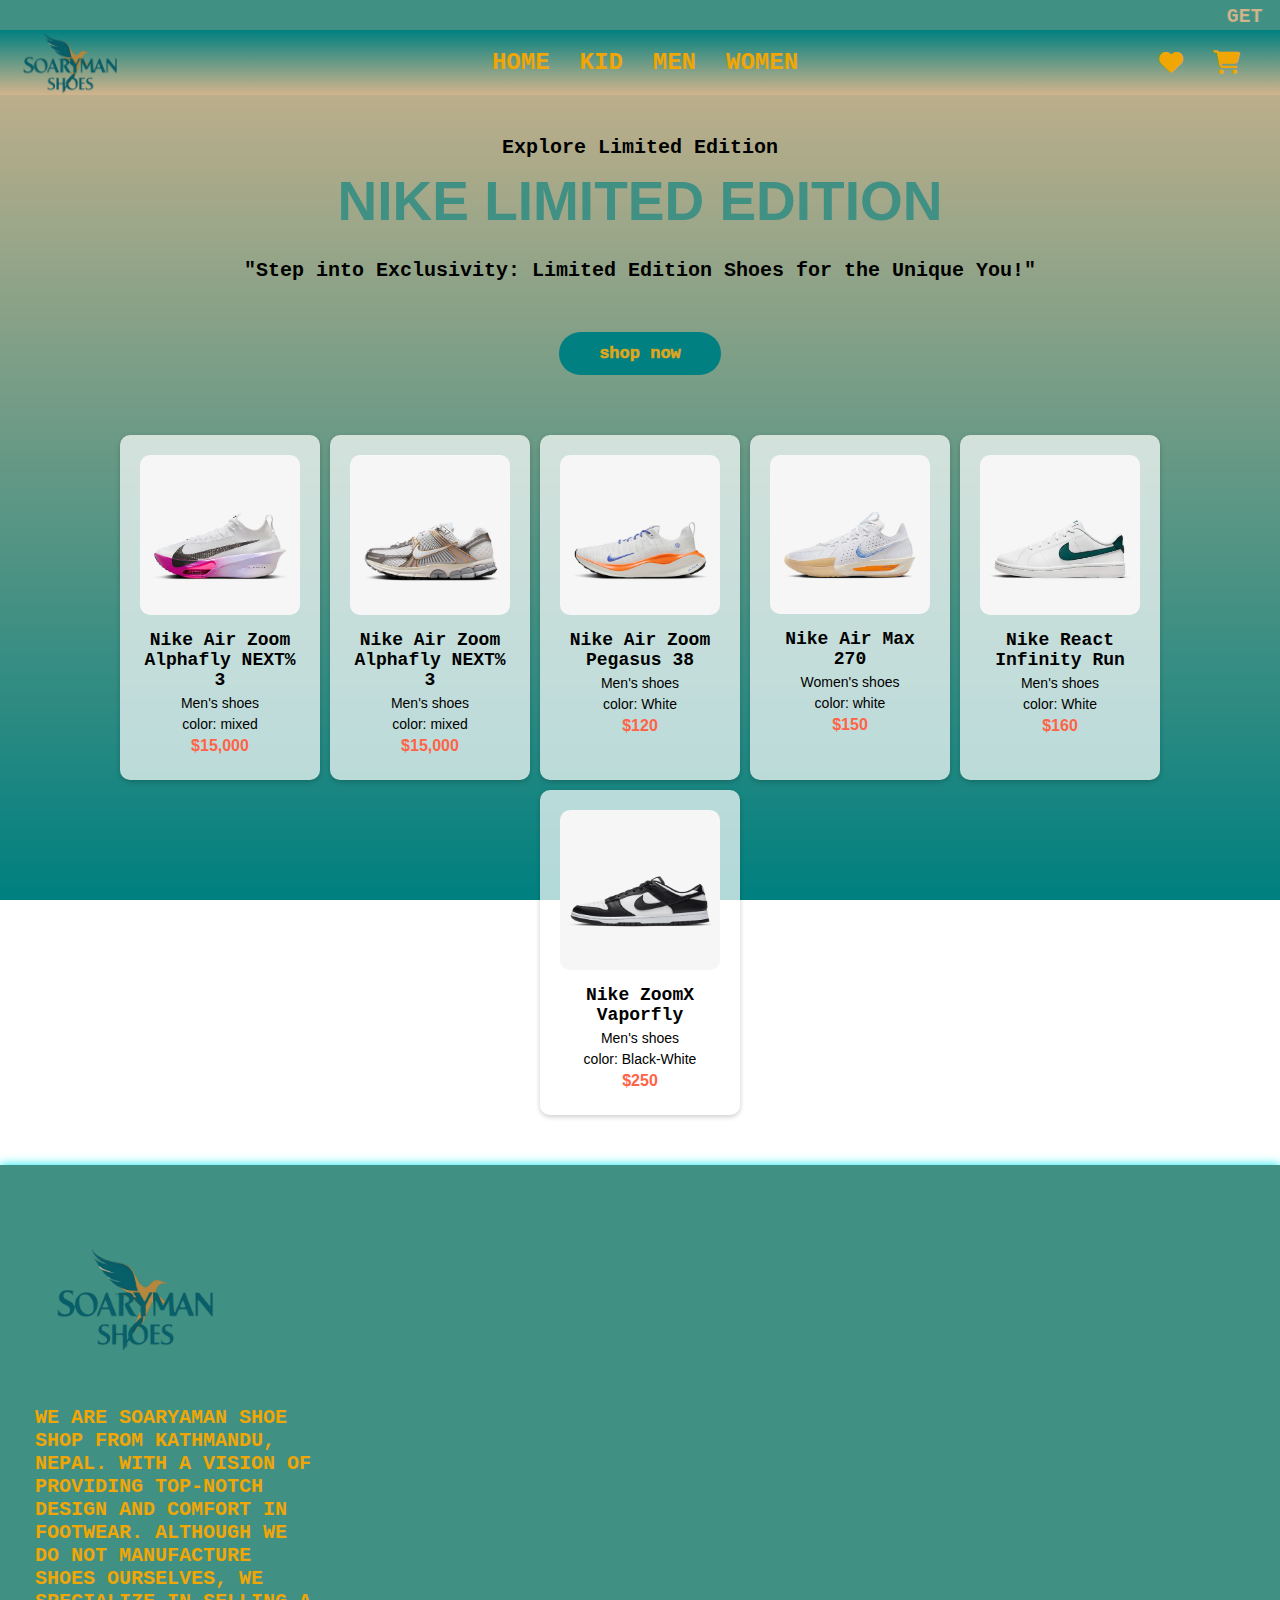
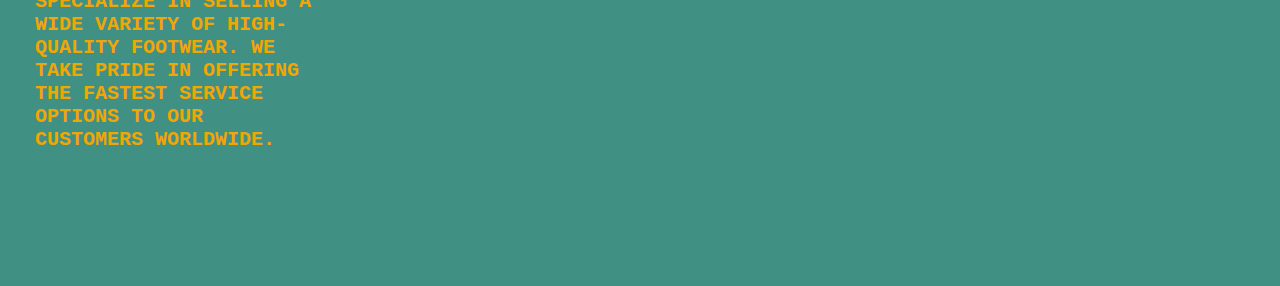
<file: index.html>
<!DOCTYPE html>
<html lang="en">
<head>
    <meta charset="UTF-8">
    <meta name="viewport" content="width=device-width, initial-scale=1.0">
    <title>MADEINNEPAL

    </title>
    
    <link rel="stylesheet" href="style.css">
    <link rel="stylesheet" href="https://cdnjs.cloudflare.com/ajax/libs/font-awesome/6.1.1/css/all.min.css">
    <link rel="icon" type="image/jpg" href="2.png">
</head>
<body>
    <header>
        <div class="r"><marquee>Get up to 499 off on 3999 /- Code: HIGH24 &nbsp;&nbsp;&nbsp;&nbsp;&nbsp;&nbsp;&nbsp;&nbsp;&nbsp;&nbsp;&nbsp;&nbsp;&nbsp;Get up to 399 off on 3000 /- Code: VALA24&nbsp;&nbsp;&nbsp;&nbsp;&nbsp;&nbsp;&nbsp;&nbsp;&nbsp;&nbsp;&nbsp;&nbsp;&nbsp;Get up to 200 off on 3999 /- Code: C&nbsp;&nbsp;&nbsp;&nbsp;&nbsp;&nbsp;&nbsp;&nbsp;&nbsp;&nbsp;&nbsp;&nbsp;&nbsp;Get up to 499 off on 3999 /- Code: HIGH24</marquee></div>
        <div class="navbar">
            <div class="logo">
                <a href="#"><img src="2.png" alt="Logo"></a>
            </div>
            <ul class="links">
                <li><a href="#home" class="home-link"><strong>HOME</strong></a></li>
                <li><a href="#kid"><strong>KID</strong></a></li>
                <li><a href="#men"><strong>MEN</strong></a></li>
                <li><a href="#women"><strong>WOMEN</strong></a></li>
            </ul>
            <div class="icons">
                <i class="fas fa-heart"></i>
                <i class="fas fa-shopping-cart"></i>
            </div>
        </div>
    </header>
    <div class="content">
        <div class="content_left">
            <h5><strong>Explore limited Edition</strong></h5>
            <h1>Nike limited Edition</h1>
            <p><strong>"Step into Exclusivity: Limited Edition Shoes for the Unique You!"</strong></p>
            <button class="btn">shop now</button>
        </div>
        <div class="container-right">
            <div class="product">
                <img src="9.png" alt="nike shoes">
                <h4>Nike Air Zoom Alphafly NEXT% 3</h4>
                <p class="category">Men's shoes</p>
                <p class="color">color: mixed</p>
                <p class="price">$15,000</p>
            </div>
            <div class="product">
                <img src="10.png" alt="nike shoes">
                <h4>Nike Air Zoom Alphafly NEXT% 3</h4>
                <p class="category">Men's shoes</p>
                <p class="color">color: mixed</p>
                <p class="price">$15,000</p>
            </div>
            <div class="product">
                <img src="s3.png" alt="nike shoes">
                <h4>Nike Air Zoom Pegasus 38</h4>
                <p class="category">Men's shoes</p>
                <p class="color">color: White</p>
                <p class="price">$120</p>
            </div>
            <div class="product">
                <img src="1.png" alt="nike shoes">
                <h4>Nike Air Max 270</h4>
                <p class="category">Women's shoes</p>
                <p class="color">color: white</p>
                <p class="price">$150</p>
            </div>
            <div class="product">
                <img src="s4.png" alt="nike shoes">
                <h4>Nike React Infinity Run</h4>
                <p class="category">Men's shoes</p>
                <p class="color">color: White</p>
                <p class="price">$160</p>
            </div>
            <div class="product">
                <img src="ttt.png" alt="nike shoes">
                <h4>Nike ZoomX Vaporfly</h4>
                <p class="category">Men's shoes</p>
                <p class="color">color: Black-White</p>
                <p class="price">$250</p>
            </div>
        </div>
    </div>
    <footer class="footer">
        <div class="row">
            <div class="col">
                <img src="2.png " height="200px">
                <p>We are Soaryaman Shoe Shop from Kathmandu, Nepal. With a vision of providing top-notch design and comfort in footwear. Although we do not manufacture shoes ourselves, we specialize in selling a wide variety of high-quality footwear. We take pride in offering the fastest service options to our customers worldwide.</p>
            </div>
            <div class="col"></div>
            <div class="col"></div>
            <div class="col"></div>
        </div>
    </footer>
</body>
</html>
</file>
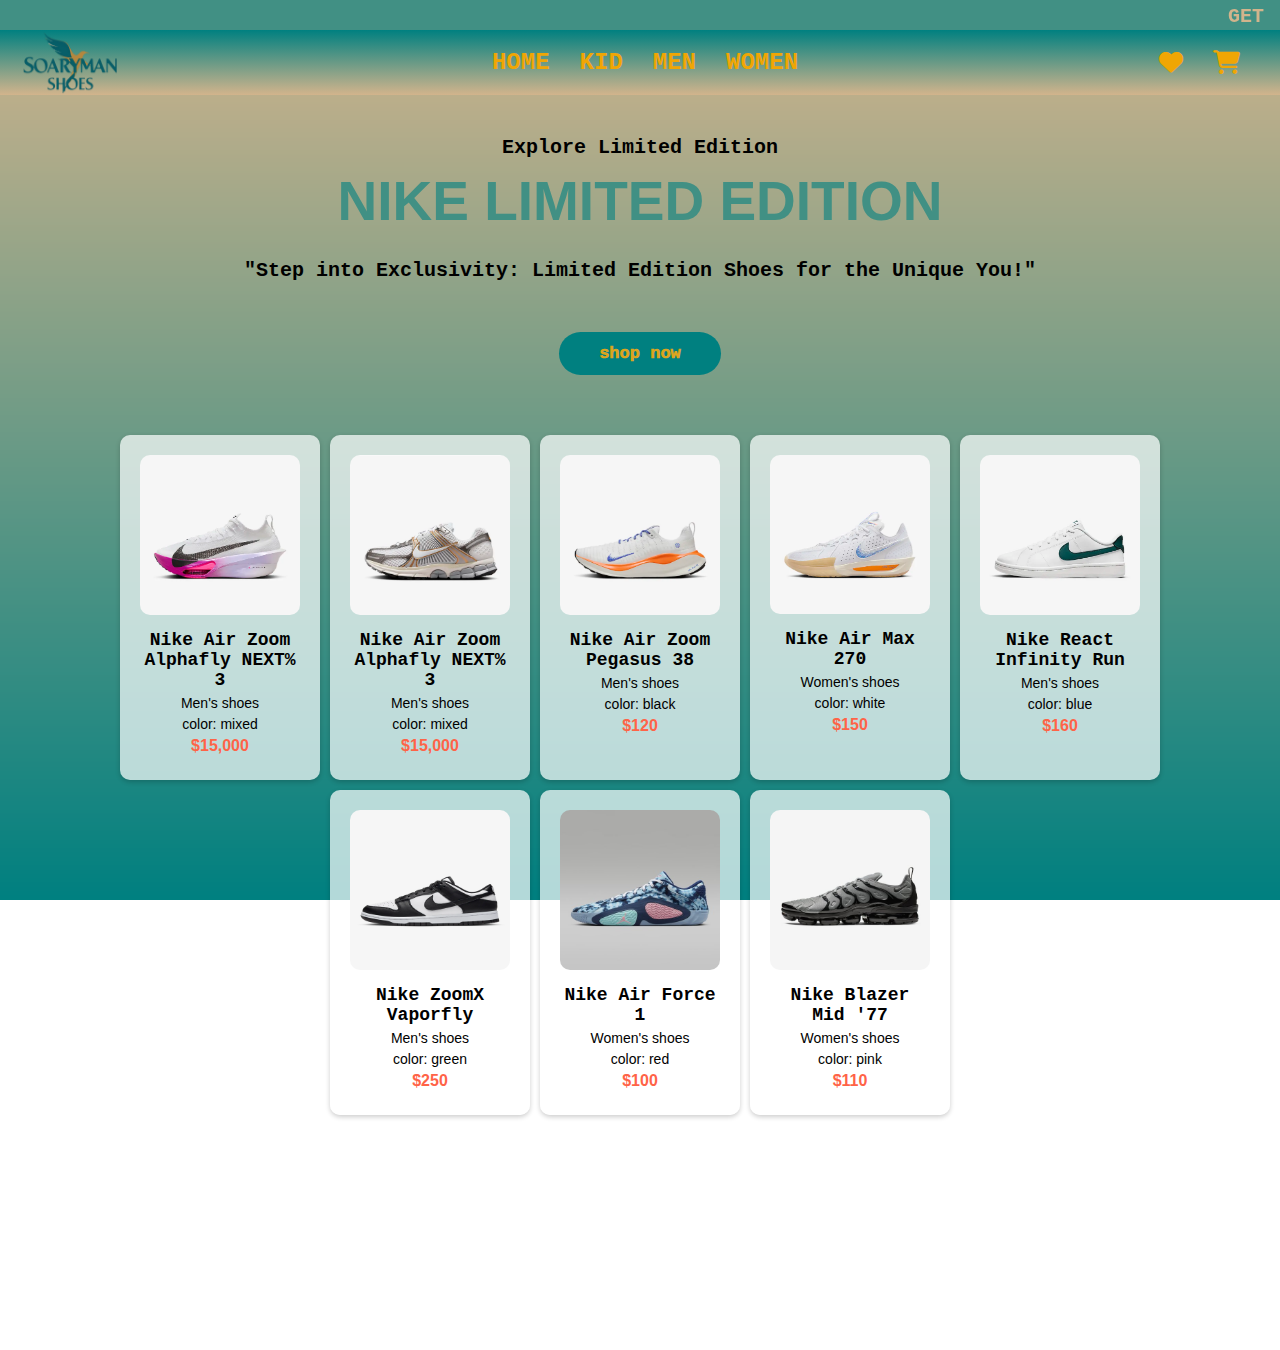
<file: r.html>
<!DOCTYPE html>
<html lang="en">
<head>
    <meta charset="UTF-8">
    <meta name="viewport" content="width=device-width, initial-scale=1.0">
    <title>COC-Stats</title>
    <link rel="stylesheet" href="style.css">
    <link rel="stylesheet" href="https://cdnjs.cloudflare.com/ajax/libs/font-awesome/6.1.1/css/all.min.css">
</head>
<body>
    <header>
        <div class="r"><marquee>Get up to 499 off on 3999 /- Code: HIGH24 &nbsp;&nbsp;&nbsp;&nbsp;&nbsp;&nbsp;&nbsp;&nbsp;&nbsp;&nbsp;&nbsp;&nbsp;&nbsp;Get up to 399 off on 3000 /- Code: VALA24&nbsp;&nbsp;&nbsp;&nbsp;&nbsp;&nbsp;&nbsp;&nbsp;&nbsp;&nbsp;&nbsp;&nbsp;&nbsp;Get up to 200 off on 3999 /- Code: C&nbsp;&nbsp;&nbsp;&nbsp;&nbsp;&nbsp;&nbsp;&nbsp;&nbsp;&nbsp;&nbsp;&nbsp;&nbsp;Get up to 499 off on 3999 /- Code: HIGH24</marquee></div>
        <div class="navbar">
            <div class="logo">
                <a href="#"><img src="2.png" alt="Logo"></a>
            </div>
            <ul class="links">
                <li><a href="#home" class="home-link"><strong>HOME</strong></a></li>
                <li><a href="#kid"><strong>KID</strong></a></li>
                <li><a href="#men"><strong>MEN</strong></a></li>
                <li><a href="#women"><strong>WOMEN</strong></a></li>
            </ul>
            <div class="icons">
                <i class="fas fa-heart"></i>
                <i class="fas fa-shopping-cart"></i>
            </div>
        </div>
    </header>
    <div class="content">
        <div class="content_left">
            <h5><strong>Explore limited Edition</strong></h5>
            <h1>Nike limited Edition</h1>
            <p><strong>"Step into Exclusivity: Limited Edition Shoes for the Unique You!"</strong></p>
            <button class="btn">shop now</button>
        </div>
        <div class="container-right">
            <div class="product">
                <img src="9.png" alt="nike shoes">
                <h4>Nike Air Zoom Alphafly NEXT% 3</h4>
                <p class="category">Men's shoes</p>
                <p class="color">color: mixed</p>
                <p class="price">$15,000</p>
            </div>
            <div class="product">
                <img src="10.png" alt="nike shoes">
                <h4>Nike Air Zoom Alphafly NEXT% 3</h4>
                <p class="category">Men's shoes</p>
                <p class="color">color: mixed</p>
                <p class="price">$15,000</p>
            </div>
            <div class="product">
                <img src="s3.png" alt="nike shoes">
                <h4>Nike Air Zoom Pegasus 38</h4>
                <p class="category">Men's shoes</p>
                <p class="color">color: black</p>
                <p class="price">$120</p>
            </div>
            <div class="product">
                <img src="1.png" alt="nike shoes">
                <h4>Nike Air Max 270</h4>
                <p class="category">Women's shoes</p>
                <p class="color">color: white</p>
                <p class="price">$150</p>
            </div>
            <div class="product">
                <img src="s4.png" alt="nike shoes">
                <h4>Nike React Infinity Run</h4>
                <p class="category">Men's shoes</p>
                <p class="color">color: blue</p>
                <p class="price">$160</p>
            </div>
            <div class="product">
                <img src="ttt.png" alt="nike shoes">
                <h4>Nike ZoomX Vaporfly</h4>
                <p class="category">Men's shoes</p>
                <p class="color">color: green</p>
                <p class="price">$250</p>
            </div>
            <div class="product">
                <img src="tt.jpg" alt="nike shoes">
                <h4>Nike Air Force 1</h4>
                <p class="category">Women's shoes</p>
                <p class="color">color: red</p>
                <p class="price">$100</p>
            </div>
            <div class="product">
                <img src="t.jpg" alt="nike shoes">
                <h4>Nike Blazer Mid '77</h4>
                <p class="category">Women's shoes</p>
                <p class="color">color: pink</p>
                <p class="price">$110</p>
            </div>
        </div>
    </div>
</body>
</html>
</file>
<file: style.css>
body, html {
    margin: 0;
    padding: 0;
    height: 100%;
}

.r {
    padding: 5px;
    background-color: #419084;
    height: 30px;
    font-size: 20px;
    font-weight: 100;
    font-family: 'Courier New', Courier, monospace;
    color: #D2B48C;
    font-weight: bold;
    text-transform: uppercase;
}

* {
    margin: 0;
    padding: 0;
    font-family: 'Courier New', Courier, monospace;
    box-sizing: border-box;
}

body {
    background-image: url('4.png');
    background-repeat: no-repeat;
    background-size: cover;
    min-height: 150vh; 
}


.navbar {
    height: 65px;
    display: flex;
    justify-content: center;
    align-items: center;
    padding: 10px;
    background-color: transparent;
    color: white;
    background: linear-gradient(to bottom, #008080, #D2B48C);
    position: relative; 
}

.logo {
    position: absolute;
    left: 10px;
}

.logo a {
    display: flex;
    align-items: center;
    text-decoration: none;
    font-size: 24px;
    color: white;
    font-weight: bold;
}

.logo img {
    height: 120px;
    width: 120px;
}

ul.links {
    list-style: none;
    display: flex;
}

ul.links li {
    margin-left: 10px;
}

ul.links li a {
    text-decoration: none;
    color: #f0a604;
    font-weight: bolder;
    text-transform: capitalize;
    font-size: 24px;
    padding: 5px 10px;
    border-radius: 5px;
}

ul.links li a:hover {
    text-decoration: underline;
}

.icons {
    position: absolute;
    right: 40px;
}

.icons i {
    margin-left: 20px;
    color: #f0a604;
    font-size: 24px;
}

.content {
    display: flex;
    flex-direction: column;
    align-items: center;
    padding: 20px;
}

.content_left {
    text-align: center;
    padding: 20px;
}

.content h5 {
    font-size: 20px;
    text-transform: capitalize;
    color: #000000;
    margin-bottom: 10px;
    font-family: "Jost", sans-serif;
}

.content h1 {
    font-size: 55px;
    text-transform: uppercase;
    color: #419084;
    margin-bottom: 25px;
    font-family: "Jost", sans-serif;
}

.content p {
    font-size: 20px;
    color: #000;
    margin-bottom: 30px;
    font-family: "Jost", sans-serif;
}

.btn {
    background-color: #419084;
    color: goldenrod;
    font-size: 17px;
    padding: 12px 40px;
    font-weight: 1000;
    border: none;
    margin: 20px 10px;
    border-radius: 50px;
    cursor: pointer;
    background: #008080;
    box-shadow: #f0a604;
}

.container-right {
    display: flex;
    flex-wrap: wrap;
    gap: 10px; 
    justify-content: center;
    margin-top: 20px;
}

.product {
    background-color: rgba(255, 255, 255, 0.7);
    border-radius: 10px;
    padding: 20px;
    width: 200px;
    text-align: center;
    box-shadow: 0 2px 5px rgba(0, 0, 0, 0.2);
}

.product img {
    width: 100%;
    height: auto;
    margin-bottom: 10px;
    border-radius: 10px;
}

.product h4 {
    font-size: 18px;
    margin-bottom: 5px;
}

.product p {
    font-size: 14px;
    margin-bottom: 5px;
}

.product .price {
    font-size: 16px;
    font-weight: bold;
    color: #ff6347; 
}

footer {
    background-color: #419084;
    color:#f0a604;
    padding: 20px;
    text-align: center;
    margin-top: 30px;
    box-shadow: 0px 0px 10px #04e8f0;
    font-size: 20px;
    font-family: 'Courier New', Courier, monospace;
    font-weight: bold;
    text-transform: uppercase;
}

footer .row {
    display: flex;
    justify-content: space-between;
    margin-bottom: 100px;
}

footer .col {
    flex: 2;
    padding: 15px;
    text-align: left;
}
</file>
